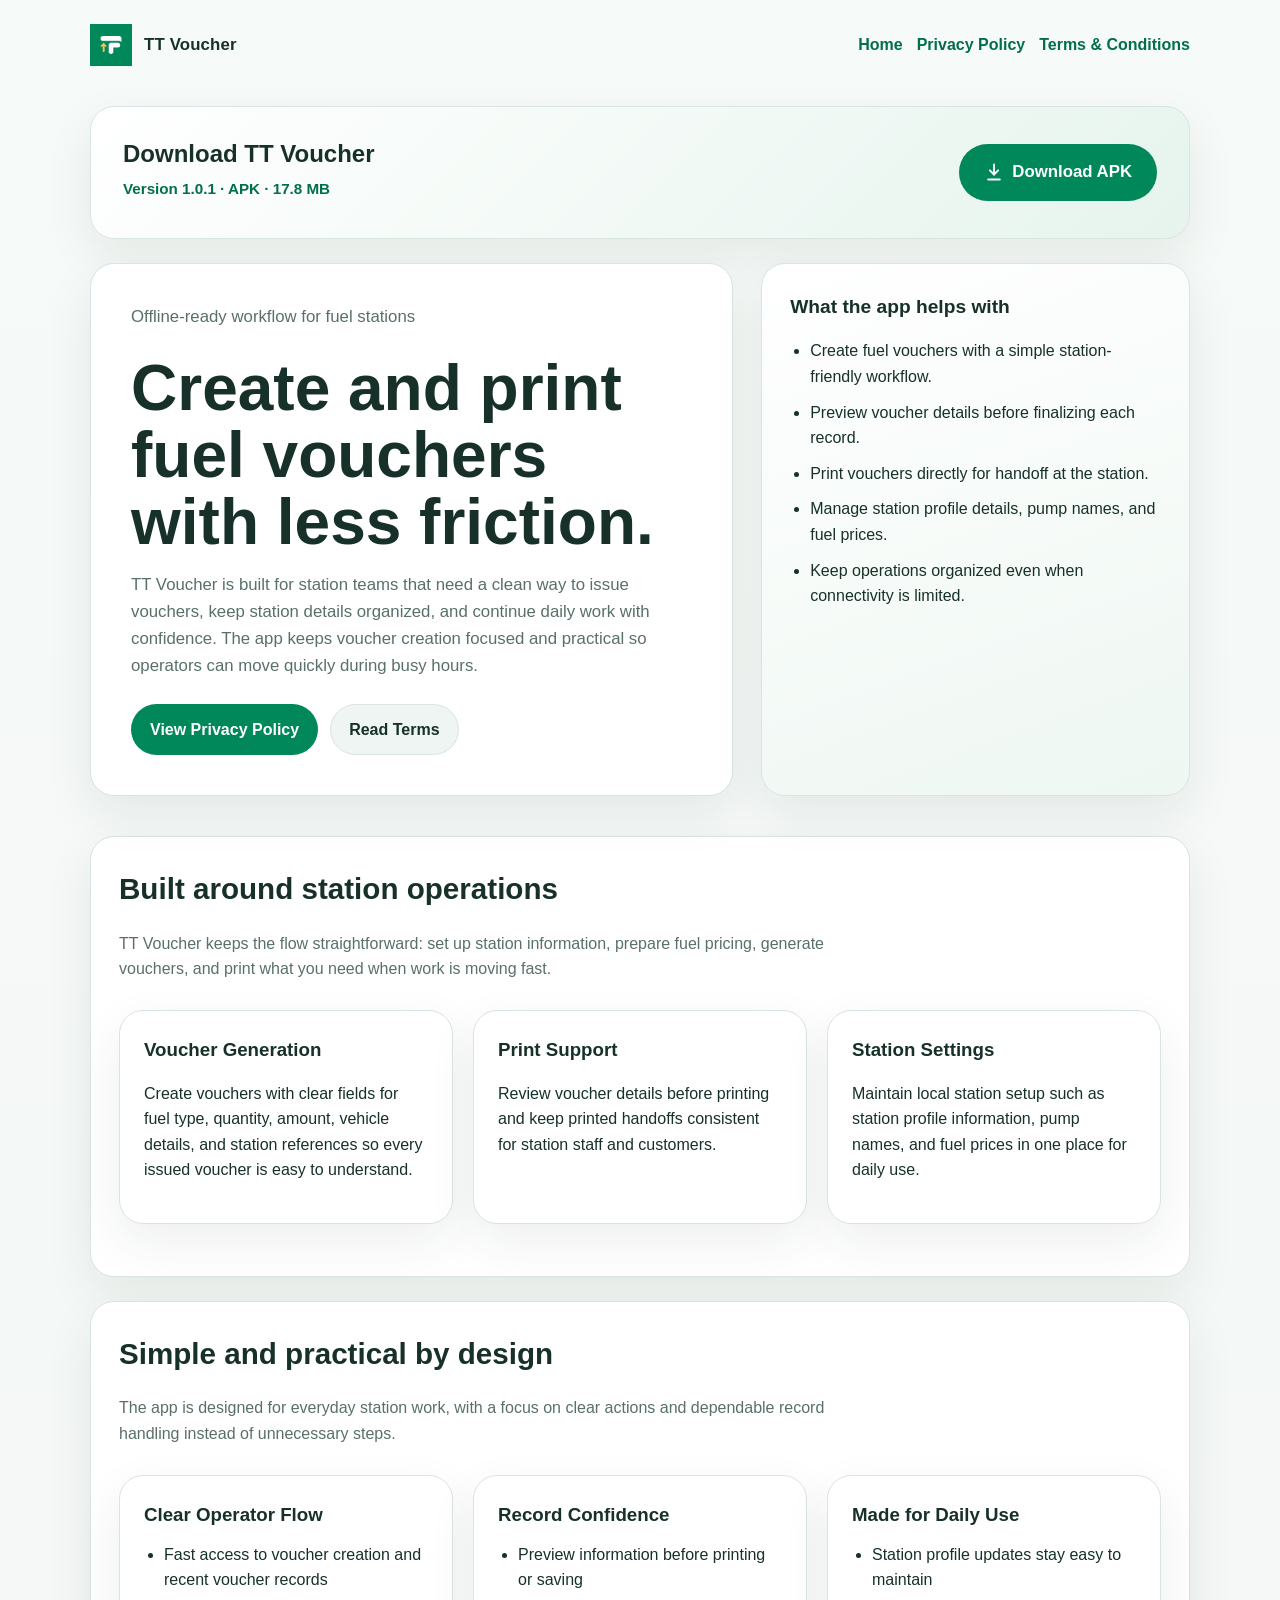
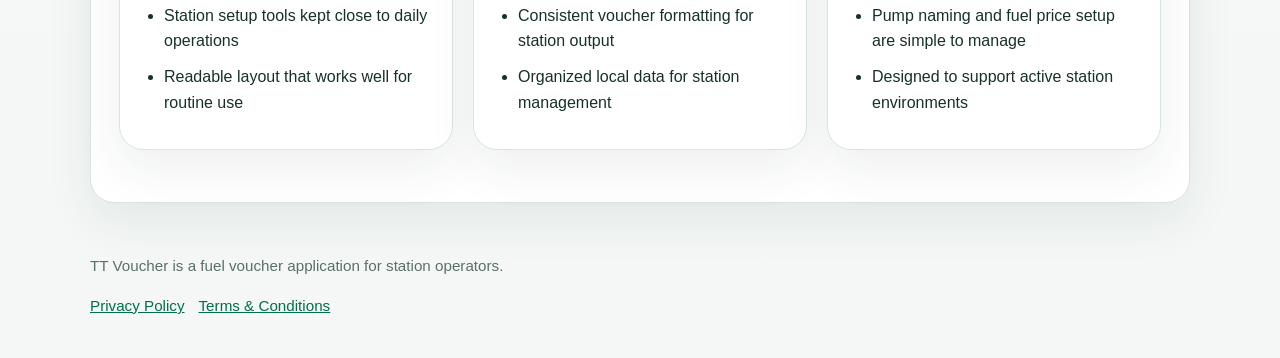
<file: index.html>
<!doctype html>
<html lang="en">
  <head>
    <meta charset="UTF-8" />
    <meta name="viewport" content="width=device-width, initial-scale=1.0" />
    <title>TT Voucher | Fuel Voucher App for Stations</title>
    <meta
      name="description"
      content="TT Voucher helps stations create fuel vouchers, manage station settings, and print vouchers quickly from one simple workflow."
    />
    <link rel="stylesheet" href="./assets/styles.css" />
  </head>
  <body>
    <header class="site-header">
      <a class="brand" href="./">
        <img class="brand-logo" src="./TTVoucher.png" alt="TT Voucher logo" />
        <span class="brand-text">TT Voucher</span>
      </a>
      <nav class="site-nav" aria-label="Primary">
        <a href="./index.html">Home</a>
        <a href="./privacy-and-policy/index.html">Privacy Policy</a>
        <a href="./terms-and-conditions/index.html">Terms &amp; Conditions</a>
      </nav>
    </header>

    <main class="page-shell">
      <section class="download-card" id="download" aria-labelledby="download-title">
        <div class="download-info">
          <h2 id="download-title">Download TT Voucher</h2>
          <p class="download-meta">Version 1.0.1 &middot; APK &middot; <span id="apk-size">…</span></p>
        </div>
        <a
          id="apk-download"
          class="button primary download-button"
          href="./assets/apks/ttvoucher-v1-0-1.apk"
          download="ttvoucher-v1-0-1.apk"
          type="application/vnd.android.package-archive"
        >
          <svg aria-hidden="true" width="20" height="20" viewBox="0 0 24 24" fill="none" stroke="currentColor" stroke-width="2.2" stroke-linecap="round" stroke-linejoin="round"><path d="M12 3v12"/><path d="m7 10 5 5 5-5"/><path d="M5 21h14"/></svg>
          Download APK
        </a>
      </section>

      <section class="hero">
        <article class="hero-card">
          <p class="muted">Offline-ready workflow for fuel stations</p>
          <h1>Create and print fuel vouchers with less friction.</h1>
          <p>
            TT Voucher is built for station teams that need a clean way to issue
            vouchers, keep station details organized, and continue daily work
            with confidence. The app keeps voucher creation focused and
            practical so operators can move quickly during busy hours.
          </p>
          <div class="hero-actions">
            <a class="button primary" href="./privacy-and-policy/index.html"
              >View Privacy Policy</a
            >
            <a class="button secondary" href="./terms-and-conditions/index.html"
              >Read Terms</a
            >
          </div>
        </article>

        <aside class="hero-card hero-panel">
          <h2>What the app helps with</h2>
          <ul>
            <li>
              Create fuel vouchers with a simple station-friendly workflow.
            </li>
            <li>Preview voucher details before finalizing each record.</li>
            <li>Print vouchers directly for handoff at the station.</li>
            <li>
              Manage station profile details, pump names, and fuel prices.
            </li>
            <li>
              Keep operations organized even when connectivity is limited.
            </li>
          </ul>
        </aside>
      </section>

      <section class="section-card">
        <h2 class="section-heading">Built around station operations</h2>
        <p class="section-intro">
          TT Voucher keeps the flow straightforward: set up station information,
          prepare fuel pricing, generate vouchers, and print what you need when
          work is moving fast.
        </p>
        <div class="feature-grid">
          <article class="feature-card">
            <h3>Voucher Generation</h3>
            <p>
              Create vouchers with clear fields for fuel type, quantity, amount,
              vehicle details, and station references so every issued voucher is
              easy to understand.
            </p>
          </article>
          <article class="feature-card">
            <h3>Print Support</h3>
            <p>
              Review voucher details before printing and keep printed handoffs
              consistent for station staff and customers.
            </p>
          </article>
          <article class="feature-card">
            <h3>Station Settings</h3>
            <p>
              Maintain local station setup such as station profile information,
              pump names, and fuel prices in one place for daily use.
            </p>
          </article>
        </div>
      </section>

      <section class="section-card">
        <h2 class="section-heading">Simple and practical by design</h2>
        <p class="section-intro">
          The app is designed for everyday station work, with a focus on clear
          actions and dependable record handling instead of unnecessary steps.
        </p>
        <div class="feature-grid">
          <article class="feature-card">
            <h3>Clear Operator Flow</h3>
            <ul>
              <li>
                Fast access to voucher creation and recent voucher records
              </li>
              <li>Station setup tools kept close to daily operations</li>
              <li>Readable layout that works well for routine use</li>
            </ul>
          </article>
          <article class="feature-card">
            <h3>Record Confidence</h3>
            <ul>
              <li>Preview information before printing or saving</li>
              <li>Consistent voucher formatting for station output</li>
              <li>Organized local data for station management</li>
            </ul>
          </article>
          <article class="feature-card">
            <h3>Made for Daily Use</h3>
            <ul>
              <li>Station profile updates stay easy to maintain</li>
              <li>Pump naming and fuel price setup are simple to manage</li>
              <li>Designed to support active station environments</li>
            </ul>
          </article>
        </div>
      </section>
    </main>

    <footer class="site-footer">
      <p>TT Voucher is a fuel voucher application for station operators.</p>
      <nav aria-label="Footer">
        <a href="./privacy-and-policy/index.html">Privacy Policy</a>
        <a href="./terms-and-conditions/index.html">Terms &amp; Conditions</a>
      </nav>
    </footer>
    <script>
      (function () {
        var link = document.getElementById("apk-download");
        var sizeEl = document.getElementById("apk-size");
        if (!link || !sizeEl || !window.fetch) return;
        fetch(link.href, { method: "HEAD" })
          .then(function (res) {
            var bytes = Number(res.headers.get("Content-Length"));
            if (res.ok && bytes > 0) {
              sizeEl.textContent = (bytes / 1024 / 1024).toFixed(1) + " MB";
            }
          })
          .catch(function () {});
      })();
    </script>
  </body>
</html>
</file>
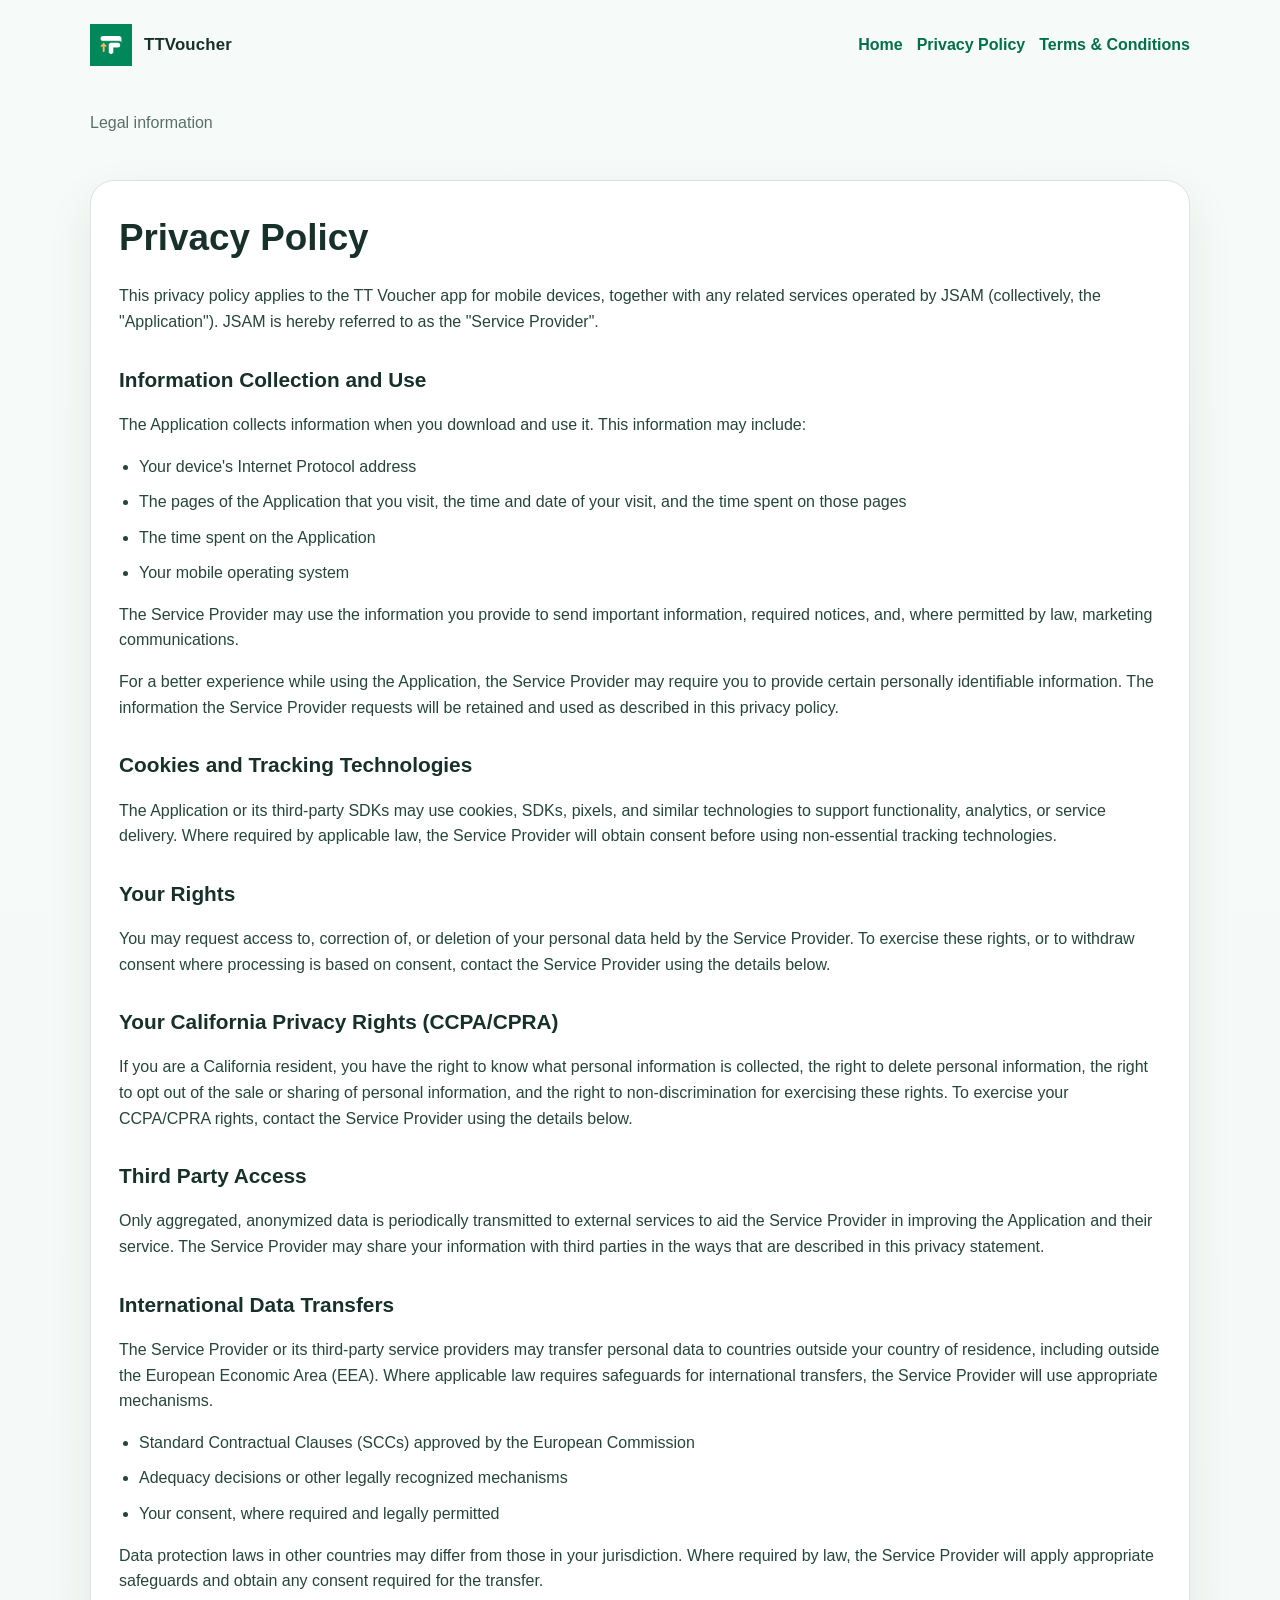
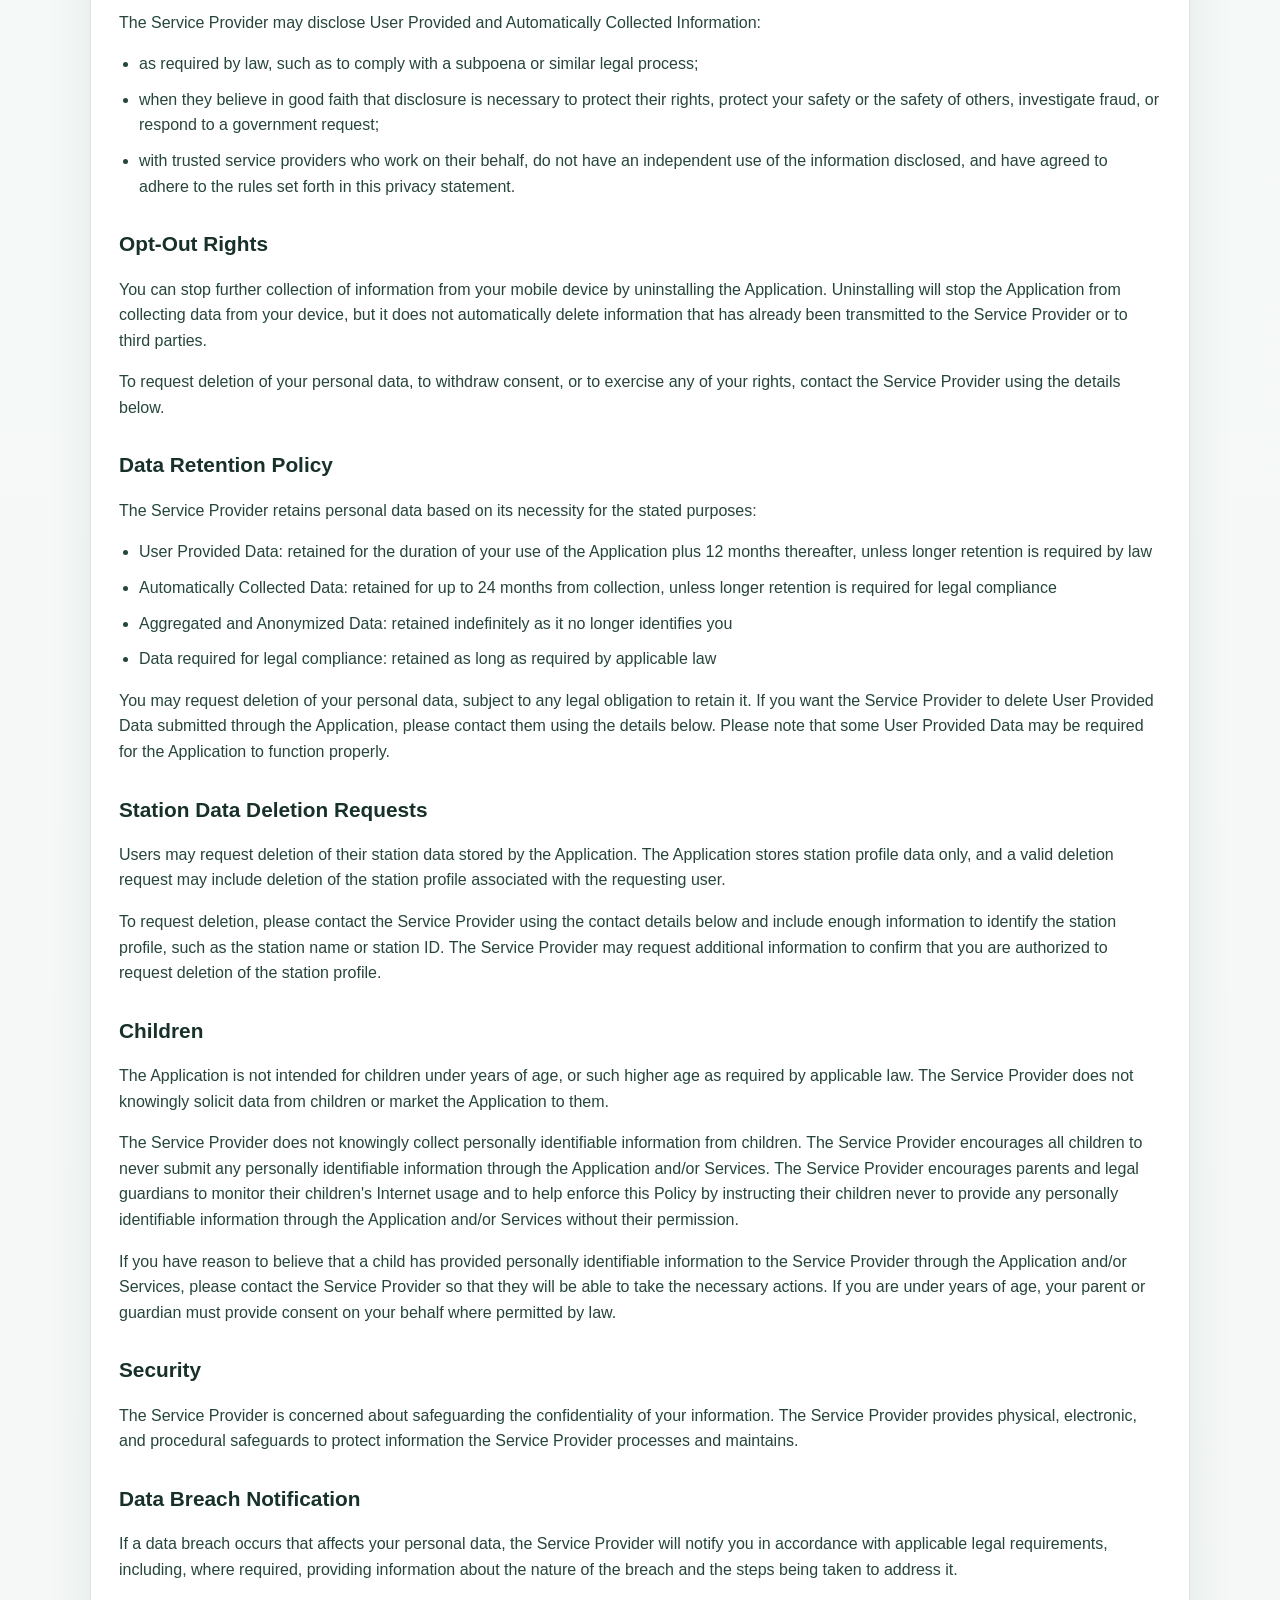
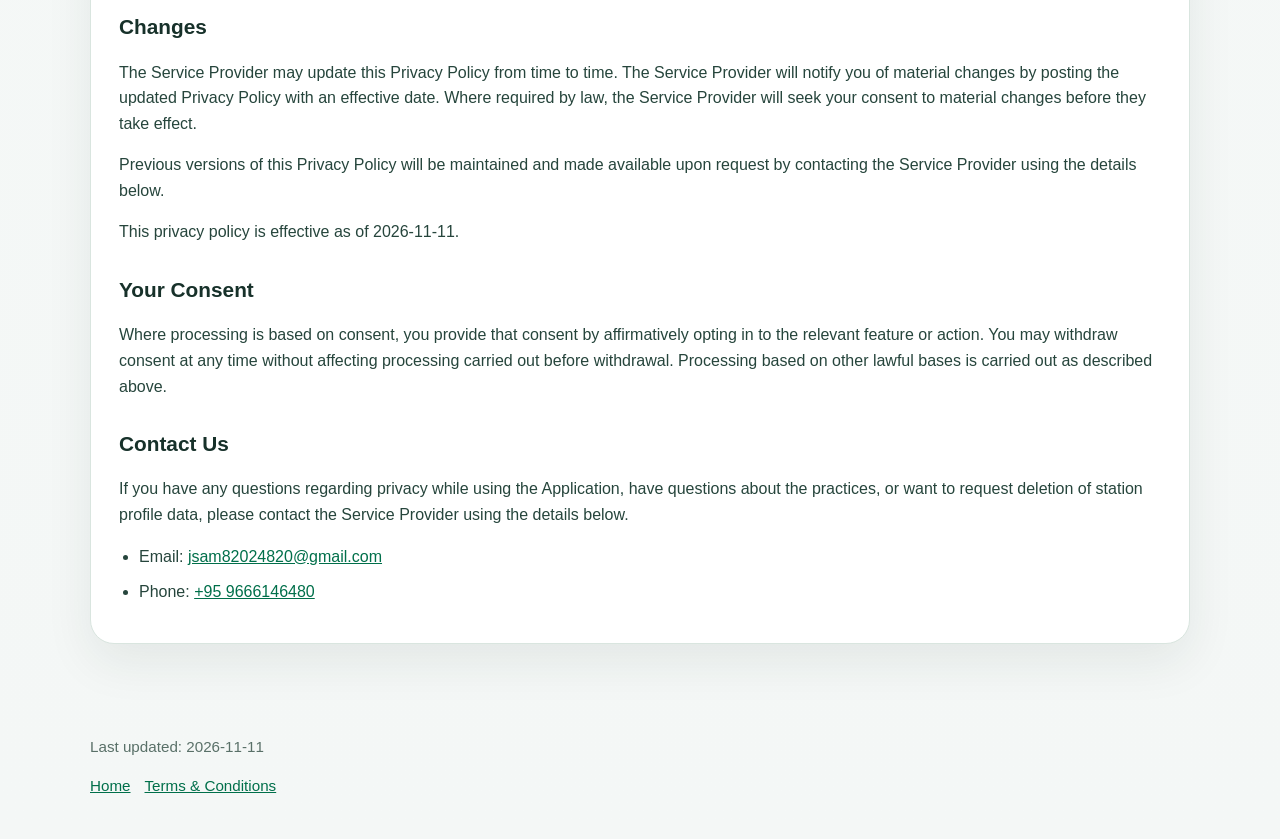
<file: privacy-and-policy/index.html>
<!doctype html>
<html lang="en">
  <head>
    <meta charset="UTF-8" />
    <meta name="viewport" content="width=device-width, initial-scale=1.0" />
    <title>TTVoucher Privacy Policy</title>
    <meta
      name="description"
      content="Privacy Policy for the TTVoucher application and related services operated by JSAM."
    />
    <link rel="stylesheet" href="../assets/styles.css" />
  </head>
  <body>
    <header class="site-header">
      <a class="brand" href="../">
        <img class="brand-logo" src="../TTVoucher.png" alt="TTVoucher logo" />
        <span class="brand-text">TTVoucher</span>
      </a>
      <nav class="site-nav" aria-label="Primary">
        <a href="../index.html">Home</a>
        <a href="./index.html">Privacy Policy</a>
        <a href="../terms-and-conditions/index.html">Terms &amp; Conditions</a>
      </nav>
    </header>

    <main class="page-shell legal-layout">
      <section class="page-banner">
        <p class="muted">Legal information</p>
      </section>

      <article class="legal-card">
        <h1>Privacy Policy</h1>
        <p>
          This privacy policy applies to the TT Voucher app for mobile devices,
          together with any related services operated by JSAM (collectively, the
          "Application"). JSAM is hereby referred to as the "Service Provider".
        </p>

        <h2>Information Collection and Use</h2>
        <p>
          The Application collects information when you download and use it.
          This information may include:
        </p>
        <ul>
          <li>Your device's Internet Protocol address</li>
          <li>
            The pages of the Application that you visit, the time and date of
            your visit, and the time spent on those pages
          </li>
          <li>The time spent on the Application</li>
          <li>Your mobile operating system</li>
        </ul>
        <p>
          The Service Provider may use the information you provide to send
          important information, required notices, and, where permitted by law,
          marketing communications.
        </p>
        <p>
          For a better experience while using the Application, the Service
          Provider may require you to provide certain personally identifiable
          information. The information the Service Provider requests will be
          retained and used as described in this privacy policy.
        </p>

        <h2>Cookies and Tracking Technologies</h2>
        <p>
          The Application or its third-party SDKs may use cookies, SDKs, pixels,
          and similar technologies to support functionality, analytics, or
          service delivery. Where required by applicable law, the Service
          Provider will obtain consent before using non-essential tracking
          technologies.
        </p>

        <h2>Your Rights</h2>
        <p>
          You may request access to, correction of, or deletion of your personal
          data held by the Service Provider. To exercise these rights, or to
          withdraw consent where processing is based on consent, contact the
          Service Provider using the details below.
        </p>

        <h2>Your California Privacy Rights (CCPA/CPRA)</h2>
        <p>
          If you are a California resident, you have the right to know what
          personal information is collected, the right to delete personal
          information, the right to opt out of the sale or sharing of personal
          information, and the right to non-discrimination for exercising these
          rights. To exercise your CCPA/CPRA rights, contact the Service
          Provider using the details below.
        </p>

        <h2>Third Party Access</h2>
        <p>
          Only aggregated, anonymized data is periodically transmitted to
          external services to aid the Service Provider in improving the
          Application and their service. The Service Provider may share your
          information with third parties in the ways that are described in this
          privacy statement.
        </p>

        <h2>International Data Transfers</h2>
        <p>
          The Service Provider or its third-party service providers may transfer
          personal data to countries outside your country of residence,
          including outside the European Economic Area (EEA). Where applicable
          law requires safeguards for international transfers, the Service
          Provider will use appropriate mechanisms.
        </p>
        <ul>
          <li>
            Standard Contractual Clauses (SCCs) approved by the European
            Commission
          </li>
          <li>Adequacy decisions or other legally recognized mechanisms</li>
          <li>Your consent, where required and legally permitted</li>
        </ul>
        <p>
          Data protection laws in other countries may differ from those in your
          jurisdiction. Where required by law, the Service Provider will apply
          appropriate safeguards and obtain any consent required for the
          transfer.
        </p>
        <p>
          The Service Provider may disclose User Provided and Automatically
          Collected Information:
        </p>
        <ul>
          <li>
            as required by law, such as to comply with a subpoena or similar
            legal process;
          </li>
          <li>
            when they believe in good faith that disclosure is necessary to
            protect their rights, protect your safety or the safety of others,
            investigate fraud, or respond to a government request;
          </li>
          <li>
            with trusted service providers who work on their behalf, do not have
            an independent use of the information disclosed, and have agreed to
            adhere to the rules set forth in this privacy statement.
          </li>
        </ul>

        <h2>Opt-Out Rights</h2>
        <p>
          You can stop further collection of information from your mobile device
          by uninstalling the Application. Uninstalling will stop the
          Application from collecting data from your device, but it does not
          automatically delete information that has already been transmitted to
          the Service Provider or to third parties.
        </p>
        <p>
          To request deletion of your personal data, to withdraw consent, or to
          exercise any of your rights, contact the Service Provider using the
          details below.
        </p>

        <h2>Data Retention Policy</h2>
        <p>
          The Service Provider retains personal data based on its necessity for
          the stated purposes:
        </p>
        <ul>
          <li>
            User Provided Data: retained for the duration of your use of the
            Application plus 12 months thereafter, unless longer retention is
            required by law
          </li>
          <li>
            Automatically Collected Data: retained for up to 24 months from
            collection, unless longer retention is required for legal compliance
          </li>
          <li>
            Aggregated and Anonymized Data: retained indefinitely as it no
            longer identifies you
          </li>
          <li>
            Data required for legal compliance: retained as long as required by
            applicable law
          </li>
        </ul>
        <p>
          You may request deletion of your personal data, subject to any legal
          obligation to retain it. If you want the Service Provider to delete
          User Provided Data submitted through the Application, please contact
          them using the details below. Please note that some User Provided Data
          may be required for the Application to function properly.
        </p>

        <h2>Station Data Deletion Requests</h2>
        <p>
          Users may request deletion of their station data stored by the
          Application. The Application stores station profile data only, and a
          valid deletion request may include deletion of the station profile
          associated with the requesting user.
        </p>
        <p>
          To request deletion, please contact the Service Provider using the
          contact details below and include enough information to identify the
          station profile, such as the station name or station ID. The Service
          Provider may request additional information to confirm that you are
          authorized to request deletion of the station profile.
        </p>

        <h2>Children</h2>
        <p>
          The Application is not intended for children under years of age, or
          such higher age as required by applicable law. The Service Provider
          does not knowingly solicit data from children or market the
          Application to them.
        </p>
        <p>
          The Service Provider does not knowingly collect personally
          identifiable information from children. The Service Provider
          encourages all children to never submit any personally identifiable
          information through the Application and/or Services. The Service
          Provider encourages parents and legal guardians to monitor their
          children's Internet usage and to help enforce this Policy by
          instructing their children never to provide any personally
          identifiable information through the Application and/or Services
          without their permission.
        </p>
        <p>
          If you have reason to believe that a child has provided personally
          identifiable information to the Service Provider through the
          Application and/or Services, please contact the Service Provider so
          that they will be able to take the necessary actions. If you are under
          years of age, your parent or guardian must provide consent on your
          behalf where permitted by law.
        </p>

        <h2>Security</h2>
        <p>
          The Service Provider is concerned about safeguarding the
          confidentiality of your information. The Service Provider provides
          physical, electronic, and procedural safeguards to protect information
          the Service Provider processes and maintains.
        </p>

        <h2>Data Breach Notification</h2>
        <p>
          If a data breach occurs that affects your personal data, the Service
          Provider will notify you in accordance with applicable legal
          requirements, including, where required, providing information about
          the nature of the breach and the steps being taken to address it.
        </p>

        <h2>Changes</h2>
        <p>
          The Service Provider may update this Privacy Policy from time to time.
          The Service Provider will notify you of material changes by posting
          the updated Privacy Policy with an effective date. Where required by
          law, the Service Provider will seek your consent to material changes
          before they take effect.
        </p>
        <p>
          Previous versions of this Privacy Policy will be maintained and made
          available upon request by contacting the Service Provider using the
          details below.
        </p>
        <p>This privacy policy is effective as of 2026-11-11.</p>

        <h2>Your Consent</h2>
        <p>
          Where processing is based on consent, you provide that consent by
          affirmatively opting in to the relevant feature or action. You may
          withdraw consent at any time without affecting processing carried out
          before withdrawal. Processing based on other lawful bases is carried
          out as described above.
        </p>

        <h2>Contact Us</h2>
        <p>
          If you have any questions regarding privacy while using the
          Application, have questions about the practices, or want to request
          deletion of station profile data, please contact the Service Provider
          using the details below.
        </p>
        <ul>
          <li>
            Email:
            <a href="mailto:jsam82024820@gmail.com">jsam82024820@gmail.com</a>
          </li>
          <li>Phone: <a href="tel:+959666146480">+95 9666146480</a></li>
        </ul>
      </article>
    </main>

    <footer class="site-footer">
      <p>Last updated: 2026-11-11</p>
      <nav aria-label="Footer">
        <a href="../index.html">Home</a>
        <a href="../terms-and-conditions/index.html">Terms &amp; Conditions</a>
      </nav>
    </footer>
  </body>
</html>
</file>
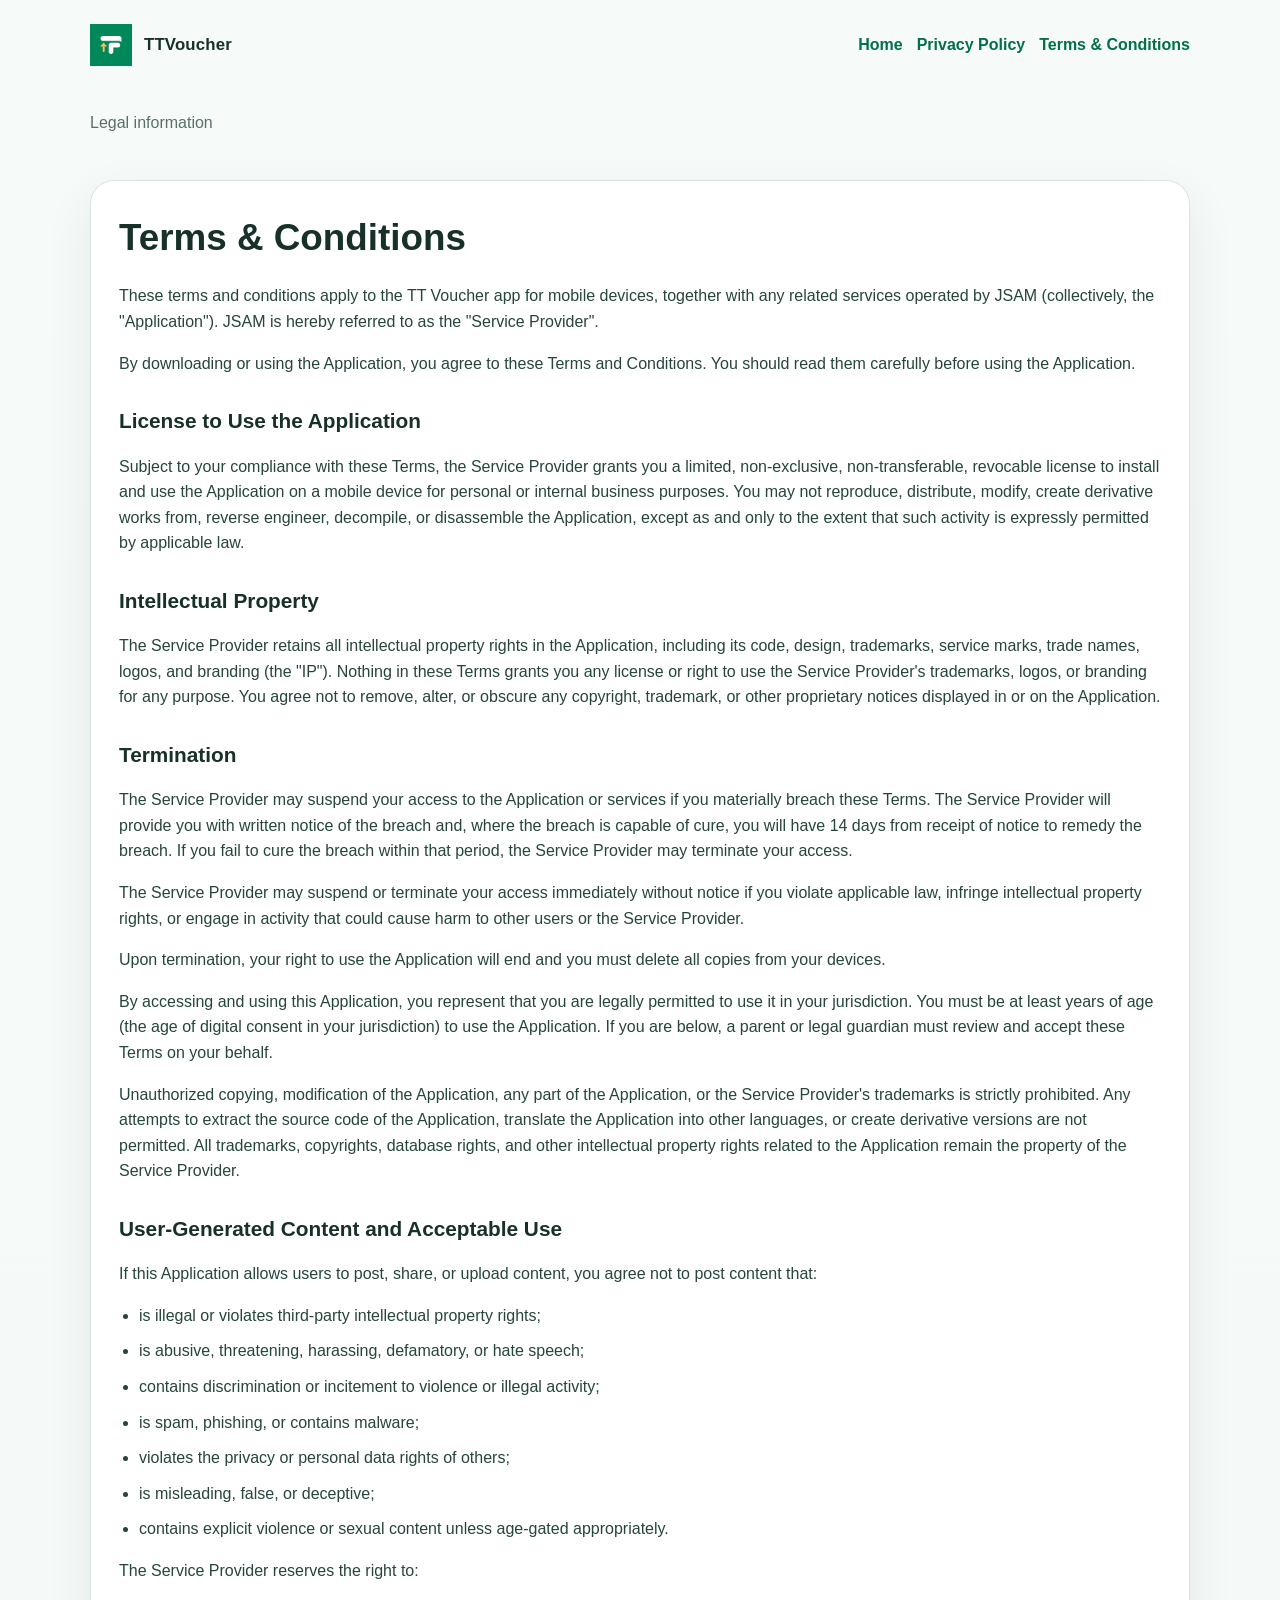
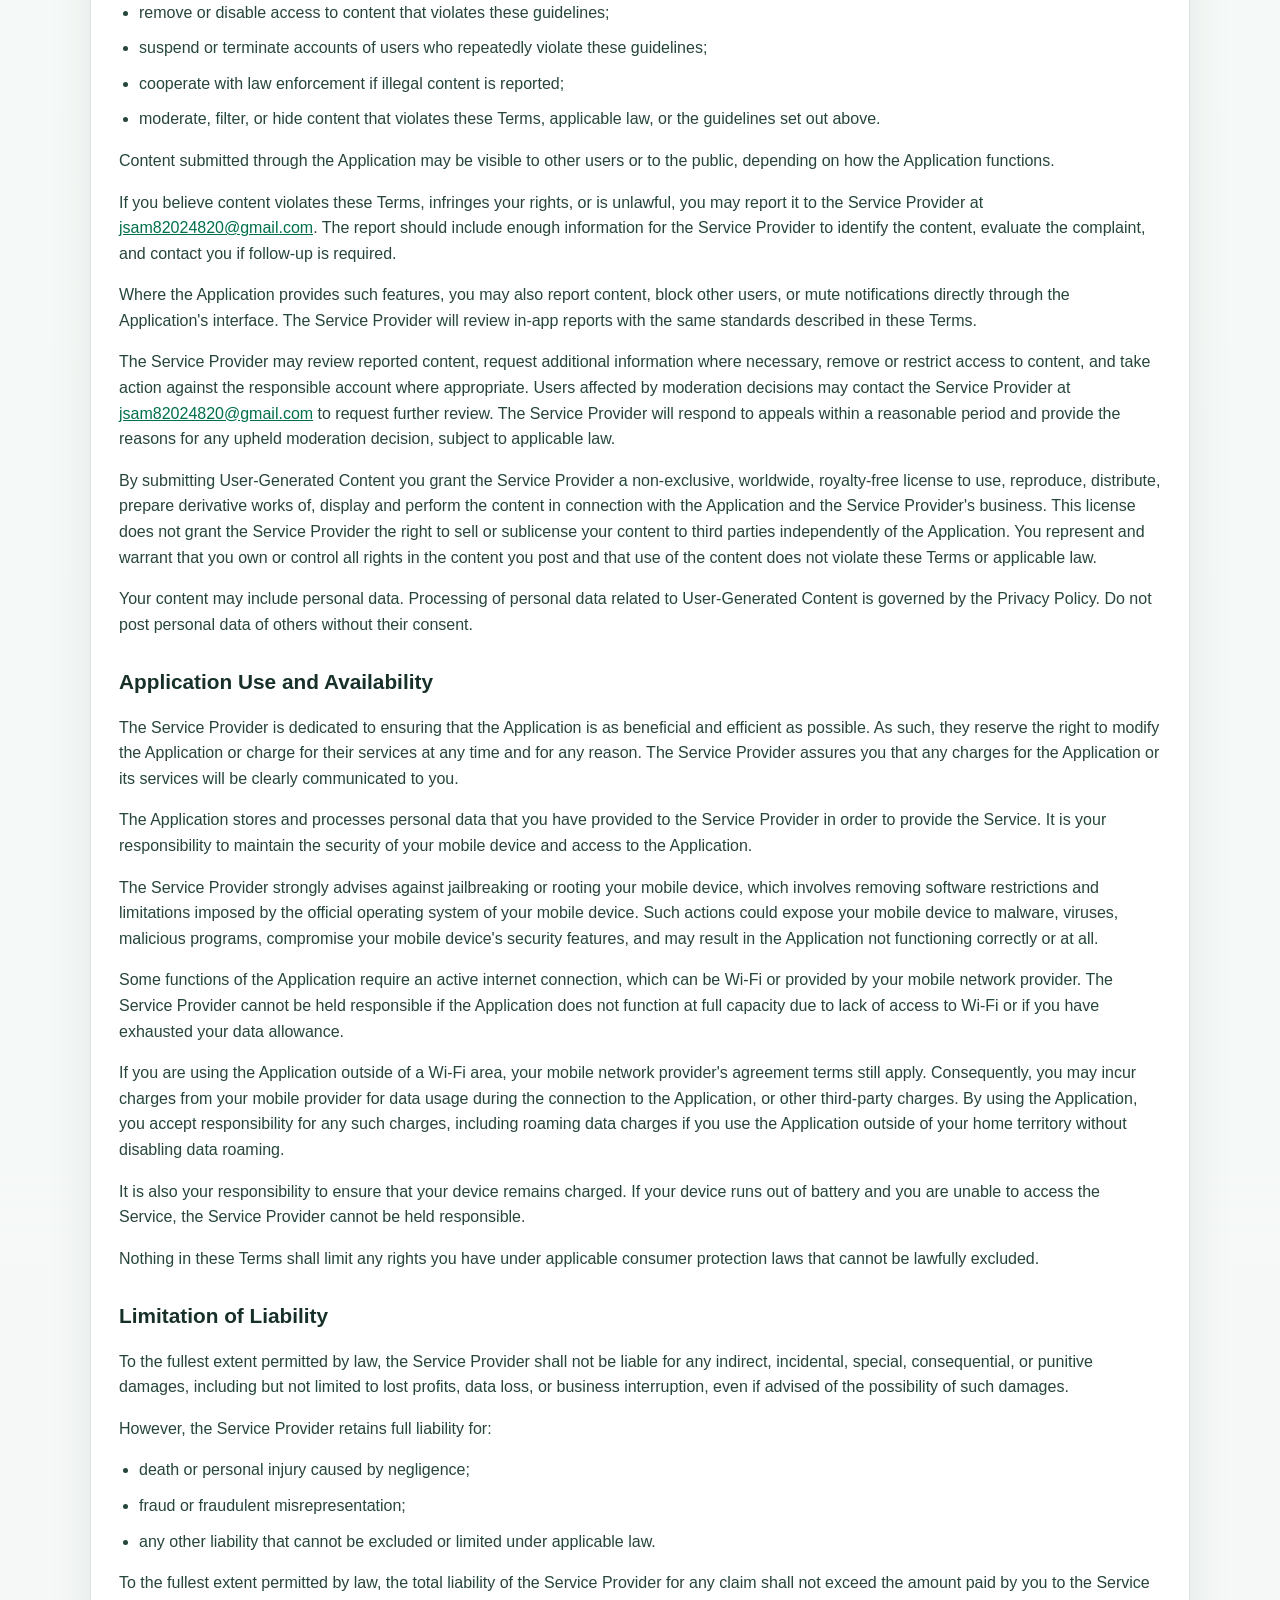
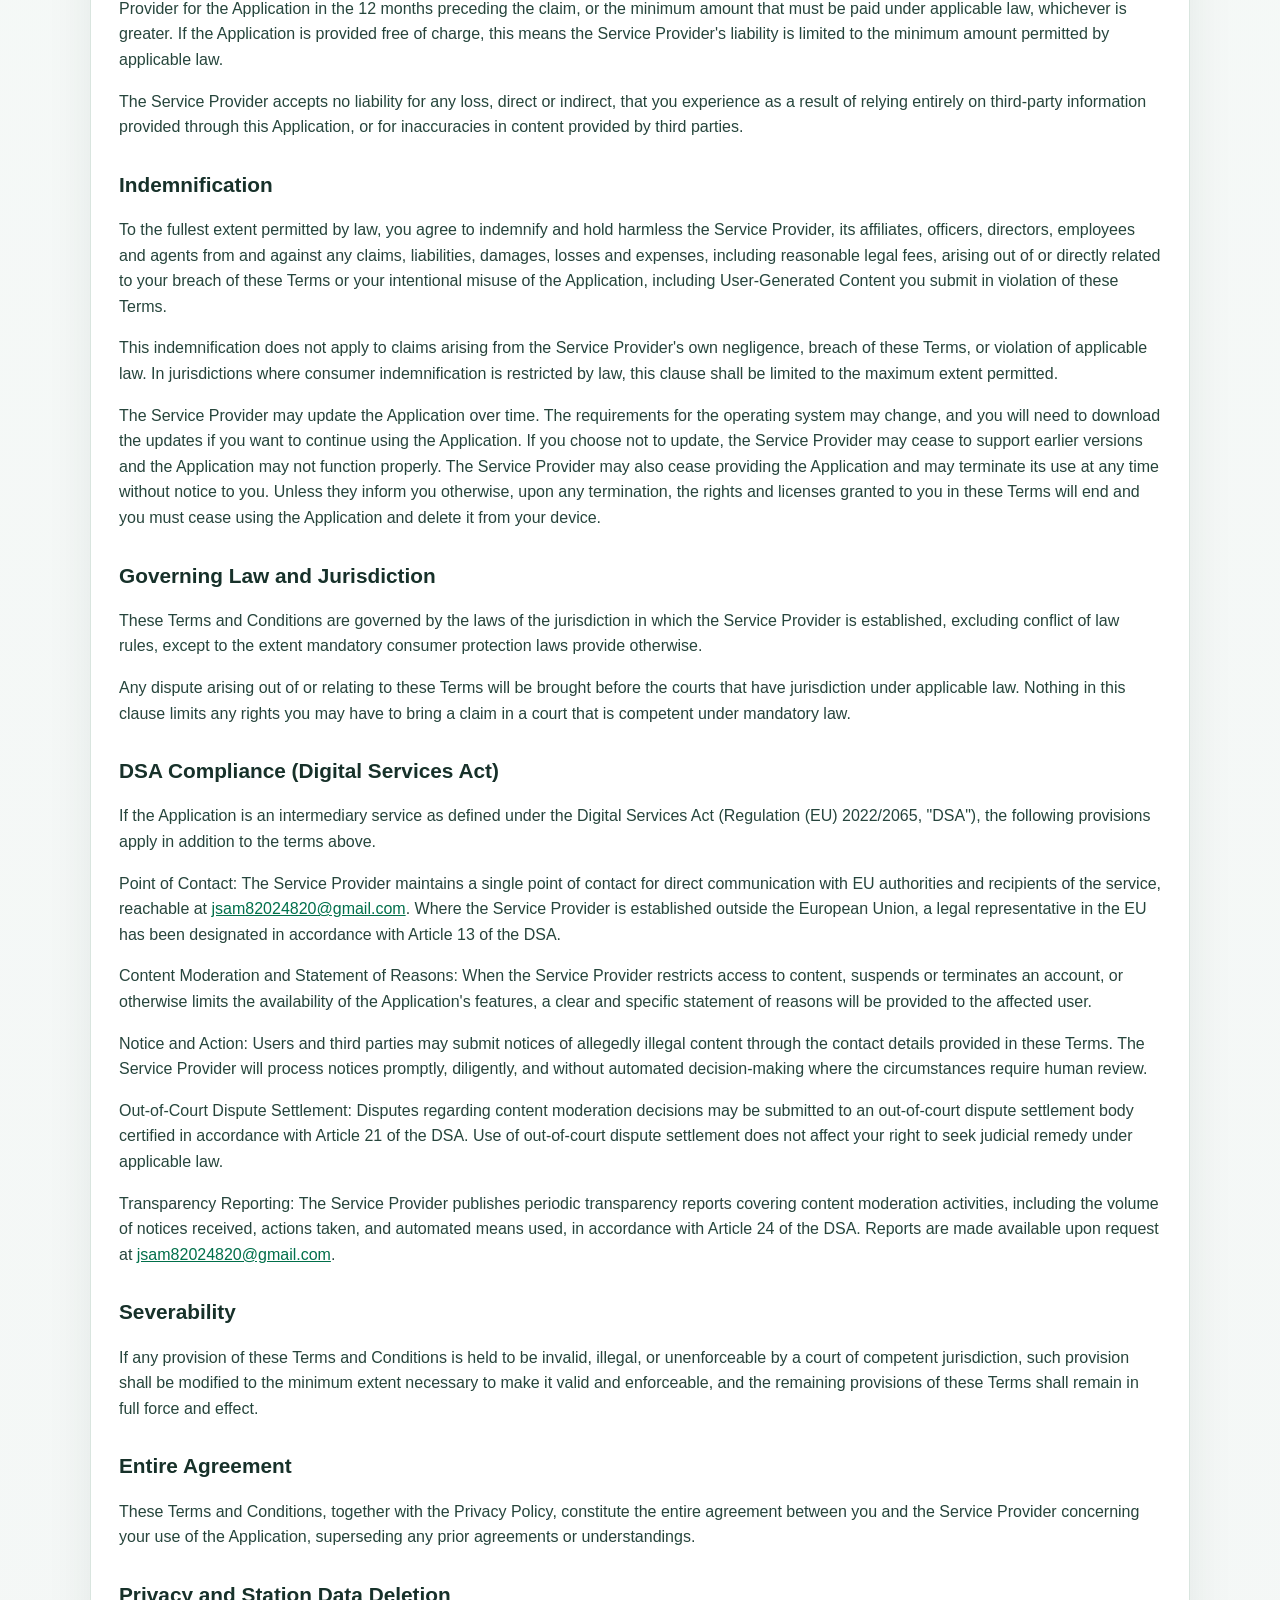
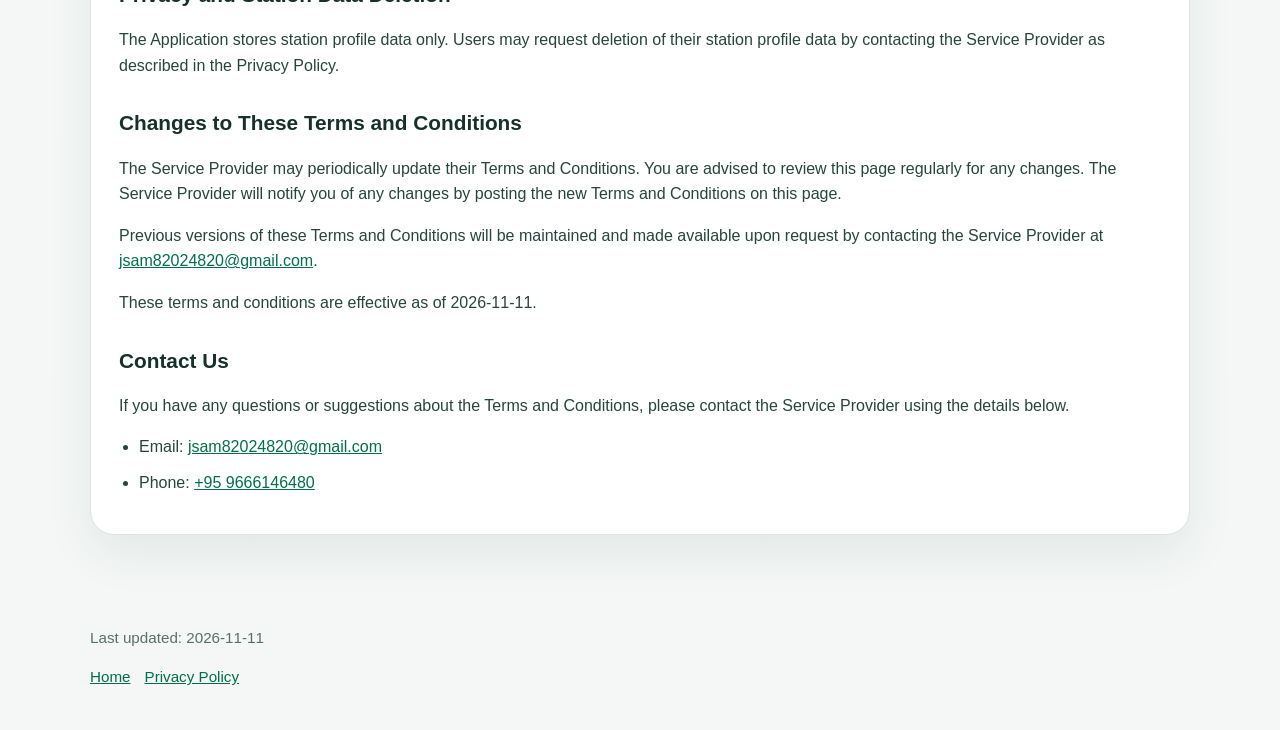
<file: terms-and-conditions/index.html>
<!doctype html>
<html lang="en">
  <head>
    <meta charset="UTF-8" />
    <meta name="viewport" content="width=device-width, initial-scale=1.0" />
    <title>TTVoucher Terms &amp; Conditions</title>
    <meta
      name="description"
      content="Terms and Conditions for the TTVoucher application and related services operated by JSAM."
    />
    <link rel="stylesheet" href="../assets/styles.css" />
  </head>
  <body>
    <header class="site-header">
      <a class="brand" href="../">
        <img class="brand-logo" src="../TTVoucher.png" alt="TTVoucher logo" />
        <span class="brand-text">TTVoucher</span>
      </a>
      <nav class="site-nav" aria-label="Primary">
        <a href="../index.html">Home</a>
        <a href="../privacy-and-policy/index.html">Privacy Policy</a>
        <a href="./index.html">Terms &amp; Conditions</a>
      </nav>
    </header>

    <main class="page-shell legal-layout">
      <section class="page-banner">
        <p class="muted">Legal information</p>
      </section>

      <article class="legal-card">
        <h1>Terms &amp; Conditions</h1>
        <p>
          These terms and conditions apply to the TT Voucher app for mobile
          devices, together with any related services operated by JSAM
          (collectively, the "Application"). JSAM is hereby referred to as the
          "Service Provider".
        </p>
        <p>
          By downloading or using the Application, you agree to these Terms and
          Conditions. You should read them carefully before using the
          Application.
        </p>

        <h2>License to Use the Application</h2>
        <p>
          Subject to your compliance with these Terms, the Service Provider
          grants you a limited, non-exclusive, non-transferable, revocable
          license to install and use the Application on a mobile device for
          personal or internal business purposes. You may not reproduce,
          distribute, modify, create derivative works from, reverse engineer,
          decompile, or disassemble the Application, except as and only to the
          extent that such activity is expressly permitted by applicable law.
        </p>

        <h2>Intellectual Property</h2>
        <p>
          The Service Provider retains all intellectual property rights in the
          Application, including its code, design, trademarks, service marks,
          trade names, logos, and branding (the "IP"). Nothing in these Terms
          grants you any license or right to use the Service Provider's
          trademarks, logos, or branding for any purpose. You agree not to
          remove, alter, or obscure any copyright, trademark, or other
          proprietary notices displayed in or on the Application.
        </p>

        <h2>Termination</h2>
        <p>
          The Service Provider may suspend your access to the Application or
          services if you materially breach these Terms. The Service Provider
          will provide you with written notice of the breach and, where the
          breach is capable of cure, you will have 14 days from receipt of
          notice to remedy the breach. If you fail to cure the breach within
          that period, the Service Provider may terminate your access.
        </p>
        <p>
          The Service Provider may suspend or terminate your access immediately
          without notice if you violate applicable law, infringe intellectual
          property rights, or engage in activity that could cause harm to other
          users or the Service Provider.
        </p>
        <p>
          Upon termination, your right to use the Application will end and you
          must delete all copies from your devices.
        </p>
        <p>
          By accessing and using this Application, you represent that you are
          legally permitted to use it in your jurisdiction. You must be at least
          years of age (the age of digital consent in your jurisdiction) to use
          the Application. If you are below, a parent or legal guardian must
          review and accept these Terms on your behalf.
        </p>
        <p>
          Unauthorized copying, modification of the Application, any part of the
          Application, or the Service Provider's trademarks is strictly
          prohibited. Any attempts to extract the source code of the
          Application, translate the Application into other languages, or create
          derivative versions are not permitted. All trademarks, copyrights,
          database rights, and other intellectual property rights related to the
          Application remain the property of the Service Provider.
        </p>

        <h2>User-Generated Content and Acceptable Use</h2>
        <p>
          If this Application allows users to post, share, or upload content,
          you agree not to post content that:
        </p>
        <ul>
          <li>
            is illegal or violates third-party intellectual property rights;
          </li>
          <li>
            is abusive, threatening, harassing, defamatory, or hate speech;
          </li>
          <li>
            contains discrimination or incitement to violence or illegal
            activity;
          </li>
          <li>is spam, phishing, or contains malware;</li>
          <li>violates the privacy or personal data rights of others;</li>
          <li>is misleading, false, or deceptive;</li>
          <li>
            contains explicit violence or sexual content unless age-gated
            appropriately.
          </li>
        </ul>
        <p>The Service Provider reserves the right to:</p>
        <ul>
          <li>
            remove or disable access to content that violates these guidelines;
          </li>
          <li>
            suspend or terminate accounts of users who repeatedly violate these
            guidelines;
          </li>
          <li>
            cooperate with law enforcement if illegal content is reported;
          </li>
          <li>
            moderate, filter, or hide content that violates these Terms,
            applicable law, or the guidelines set out above.
          </li>
        </ul>
        <p>
          Content submitted through the Application may be visible to other
          users or to the public, depending on how the Application functions.
        </p>
        <p>
          If you believe content violates these Terms, infringes your rights, or
          is unlawful, you may report it to the Service Provider at
          <a href="mailto:jsam82024820@gmail.com">jsam82024820@gmail.com</a>.
          The report should include enough information for the Service Provider
          to identify the content, evaluate the complaint, and contact you if
          follow-up is required.
        </p>
        <p>
          Where the Application provides such features, you may also report
          content, block other users, or mute notifications directly through the
          Application's interface. The Service Provider will review in-app
          reports with the same standards described in these Terms.
        </p>
        <p>
          The Service Provider may review reported content, request additional
          information where necessary, remove or restrict access to content, and
          take action against the responsible account where appropriate. Users
          affected by moderation decisions may contact the Service Provider at
          <a href="mailto:jsam82024820@gmail.com">jsam82024820@gmail.com</a>
          to request further review. The Service Provider will respond to
          appeals within a reasonable period and provide the reasons for any
          upheld moderation decision, subject to applicable law.
        </p>
        <p>
          By submitting User-Generated Content you grant the Service Provider a
          non-exclusive, worldwide, royalty-free license to use, reproduce,
          distribute, prepare derivative works of, display and perform the
          content in connection with the Application and the Service Provider's
          business. This license does not grant the Service Provider the right
          to sell or sublicense your content to third parties independently of
          the Application. You represent and warrant that you own or control all
          rights in the content you post and that use of the content does not
          violate these Terms or applicable law.
        </p>
        <p>
          Your content may include personal data. Processing of personal data
          related to User-Generated Content is governed by the Privacy Policy.
          Do not post personal data of others without their consent.
        </p>

        <h2>Application Use and Availability</h2>
        <p>
          The Service Provider is dedicated to ensuring that the Application is
          as beneficial and efficient as possible. As such, they reserve the
          right to modify the Application or charge for their services at any
          time and for any reason. The Service Provider assures you that any
          charges for the Application or its services will be clearly
          communicated to you.
        </p>
        <p>
          The Application stores and processes personal data that you have
          provided to the Service Provider in order to provide the Service. It
          is your responsibility to maintain the security of your mobile device
          and access to the Application.
        </p>
        <p>
          The Service Provider strongly advises against jailbreaking or rooting
          your mobile device, which involves removing software restrictions and
          limitations imposed by the official operating system of your mobile
          device. Such actions could expose your mobile device to malware,
          viruses, malicious programs, compromise your mobile device's security
          features, and may result in the Application not functioning correctly
          or at all.
        </p>
        <p>
          Some functions of the Application require an active internet
          connection, which can be Wi-Fi or provided by your mobile network
          provider. The Service Provider cannot be held responsible if the
          Application does not function at full capacity due to lack of access
          to Wi-Fi or if you have exhausted your data allowance.
        </p>
        <p>
          If you are using the Application outside of a Wi-Fi area, your mobile
          network provider's agreement terms still apply. Consequently, you may
          incur charges from your mobile provider for data usage during the
          connection to the Application, or other third-party charges. By using
          the Application, you accept responsibility for any such charges,
          including roaming data charges if you use the Application outside of
          your home territory without disabling data roaming.
        </p>
        <p>
          It is also your responsibility to ensure that your device remains
          charged. If your device runs out of battery and you are unable to
          access the Service, the Service Provider cannot be held responsible.
        </p>
        <p>
          Nothing in these Terms shall limit any rights you have under
          applicable consumer protection laws that cannot be lawfully excluded.
        </p>

        <h2>Limitation of Liability</h2>
        <p>
          To the fullest extent permitted by law, the Service Provider shall not
          be liable for any indirect, incidental, special, consequential, or
          punitive damages, including but not limited to lost profits, data
          loss, or business interruption, even if advised of the possibility of
          such damages.
        </p>
        <p>However, the Service Provider retains full liability for:</p>
        <ul>
          <li>death or personal injury caused by negligence;</li>
          <li>fraud or fraudulent misrepresentation;</li>
          <li>
            any other liability that cannot be excluded or limited under
            applicable law.
          </li>
        </ul>
        <p>
          To the fullest extent permitted by law, the total liability of the
          Service Provider for any claim shall not exceed the amount paid by you
          to the Service Provider for the Application in the 12 months preceding
          the claim, or the minimum amount that must be paid under applicable
          law, whichever is greater. If the Application is provided free of
          charge, this means the Service Provider's liability is limited to the
          minimum amount permitted by applicable law.
        </p>
        <p>
          The Service Provider accepts no liability for any loss, direct or
          indirect, that you experience as a result of relying entirely on
          third-party information provided through this Application, or for
          inaccuracies in content provided by third parties.
        </p>

        <h2>Indemnification</h2>
        <p>
          To the fullest extent permitted by law, you agree to indemnify and
          hold harmless the Service Provider, its affiliates, officers,
          directors, employees and agents from and against any claims,
          liabilities, damages, losses and expenses, including reasonable legal
          fees, arising out of or directly related to your breach of these Terms
          or your intentional misuse of the Application, including
          User-Generated Content you submit in violation of these Terms.
        </p>
        <p>
          This indemnification does not apply to claims arising from the Service
          Provider's own negligence, breach of these Terms, or violation of
          applicable law. In jurisdictions where consumer indemnification is
          restricted by law, this clause shall be limited to the maximum extent
          permitted.
        </p>
        <p>
          The Service Provider may update the Application over time. The
          requirements for the operating system may change, and you will need to
          download the updates if you want to continue using the Application. If
          you choose not to update, the Service Provider may cease to support
          earlier versions and the Application may not function properly. The
          Service Provider may also cease providing the Application and may
          terminate its use at any time without notice to you. Unless they
          inform you otherwise, upon any termination, the rights and licenses
          granted to you in these Terms will end and you must cease using the
          Application and delete it from your device.
        </p>

        <h2>Governing Law and Jurisdiction</h2>
        <p>
          These Terms and Conditions are governed by the laws of the
          jurisdiction in which the Service Provider is established, excluding
          conflict of law rules, except to the extent mandatory consumer
          protection laws provide otherwise.
        </p>
        <p>
          Any dispute arising out of or relating to these Terms will be brought
          before the courts that have jurisdiction under applicable law. Nothing
          in this clause limits any rights you may have to bring a claim in a
          court that is competent under mandatory law.
        </p>

        <h2>DSA Compliance (Digital Services Act)</h2>
        <p>
          If the Application is an intermediary service as defined under the
          Digital Services Act (Regulation (EU) 2022/2065, "DSA"), the following
          provisions apply in addition to the terms above.
        </p>
        <p>
          Point of Contact: The Service Provider maintains a single point of
          contact for direct communication with EU authorities and recipients of
          the service, reachable at
          <a href="mailto:jsam82024820@gmail.com">jsam82024820@gmail.com</a>.
          Where the Service Provider is established outside the European Union,
          a legal representative in the EU has been designated in accordance
          with Article 13 of the DSA.
        </p>
        <p>
          Content Moderation and Statement of Reasons: When the Service Provider
          restricts access to content, suspends or terminates an account, or
          otherwise limits the availability of the Application's features, a
          clear and specific statement of reasons will be provided to the
          affected user.
        </p>
        <p>
          Notice and Action: Users and third parties may submit notices of
          allegedly illegal content through the contact details provided in
          these Terms. The Service Provider will process notices promptly,
          diligently, and without automated decision-making where the
          circumstances require human review.
        </p>
        <p>
          Out-of-Court Dispute Settlement: Disputes regarding content moderation
          decisions may be submitted to an out-of-court dispute settlement body
          certified in accordance with Article 21 of the DSA. Use of
          out-of-court dispute settlement does not affect your right to seek
          judicial remedy under applicable law.
        </p>
        <p>
          Transparency Reporting: The Service Provider publishes periodic
          transparency reports covering content moderation activities, including
          the volume of notices received, actions taken, and automated means
          used, in accordance with Article 24 of the DSA. Reports are made
          available upon request at
          <a href="mailto:jsam82024820@gmail.com">jsam82024820@gmail.com</a>.
        </p>

        <h2>Severability</h2>
        <p>
          If any provision of these Terms and Conditions is held to be invalid,
          illegal, or unenforceable by a court of competent jurisdiction, such
          provision shall be modified to the minimum extent necessary to make it
          valid and enforceable, and the remaining provisions of these Terms
          shall remain in full force and effect.
        </p>

        <h2>Entire Agreement</h2>
        <p>
          These Terms and Conditions, together with the Privacy Policy,
          constitute the entire agreement between you and the Service Provider
          concerning your use of the Application, superseding any prior
          agreements or understandings.
        </p>

        <h2>Privacy and Station Data Deletion</h2>
        <p>
          The Application stores station profile data only. Users may request
          deletion of their station profile data by contacting the Service
          Provider as described in the Privacy Policy.
        </p>

        <h2>Changes to These Terms and Conditions</h2>
        <p>
          The Service Provider may periodically update their Terms and
          Conditions. You are advised to review this page regularly for any
          changes. The Service Provider will notify you of any changes by
          posting the new Terms and Conditions on this page.
        </p>
        <p>
          Previous versions of these Terms and Conditions will be maintained and
          made available upon request by contacting the Service Provider at
          <a href="mailto:jsam82024820@gmail.com">jsam82024820@gmail.com</a>.
        </p>
        <p>These terms and conditions are effective as of 2026-11-11.</p>

        <h2>Contact Us</h2>
        <p>
          If you have any questions or suggestions about the Terms and
          Conditions, please contact the Service Provider using the details
          below.
        </p>
        <ul>
          <li>
            Email:
            <a href="mailto:jsam82024820@gmail.com">jsam82024820@gmail.com</a>
          </li>
          <li>Phone: <a href="tel:+959666146480">+95 9666146480</a></li>
        </ul>
      </article>
    </main>

    <footer class="site-footer">
      <p>Last updated: 2026-11-11</p>
      <nav aria-label="Footer">
        <a href="../index.html">Home</a>
        <a href="../privacy-and-policy/index.html">Privacy Policy</a>
      </nav>
    </footer>
  </body>
</html>
</file>
<file: assets/styles.css>
:root {
  color-scheme: light;
  --bg: #f4f7f6;
  --surface: #ffffff;
  --surface-soft: #eef5f2;
  --text: #17312a;
  --muted: #597068;
  --primary: #00875a;
  --primary-dark: #006f4a;
  --border: #d9e5df;
  --shadow: 0 18px 48px rgba(23, 49, 42, 0.08);
  --max-width: 1100px;
}

* {
  box-sizing: border-box;
}

html {
  scroll-behavior: smooth;
}

body {
  margin: 0;
  font-family: Arial, Helvetica, sans-serif;
  background: linear-gradient(180deg, #f6faf8 0%, #f4f7f6 100%);
  color: var(--text);
  line-height: 1.6;
}

a {
  color: var(--primary-dark);
}

a:hover {
  color: var(--primary);
}

.site-header,
.page-shell,
.site-footer {
  width: min(calc(100% - 32px), var(--max-width));
  margin: 0 auto;
}

.site-header {
  display: flex;
  align-items: center;
  justify-content: space-between;
  gap: 16px;
  padding: 24px 0 16px;
}

.brand {
  display: inline-flex;
  align-items: center;
  gap: 12px;
  color: var(--text);
  text-decoration: none;
  font-weight: 700;
  letter-spacing: 0.01em;
}

.brand-logo {
  width: 42px;
  height: 42px;
  object-fit: contain;
  display: block;
}

.brand-text {
  font-size: 1.05rem;
}

.site-nav {
  display: flex;
  flex-wrap: wrap;
  gap: 14px;
}

.site-nav a {
  text-decoration: none;
  font-weight: 600;
}

.hero {
  display: grid;
  grid-template-columns: 1.2fr 0.8fr;
  gap: 28px;
  align-items: stretch;
  padding: 24px 0 40px;
}

.hero-card,
.feature-card,
.section-card,
.legal-card {
  background: var(--surface);
  border: 1px solid var(--border);
  border-radius: 24px;
  box-shadow: var(--shadow);
}

.hero-card {
  padding: 40px;
}

.hero-card h1 {
  margin: 0 0 16px;
  font-size: clamp(2.4rem, 5vw, 4rem);
  line-height: 1.05;
}

.hero-card p {
  margin: 0 0 24px;
  color: var(--muted);
  font-size: 1.05rem;
}

.hero-actions {
  display: flex;
  flex-wrap: wrap;
  gap: 12px;
}

.button {
  display: inline-flex;
  align-items: center;
  justify-content: center;
  padding: 12px 18px;
  border-radius: 999px;
  border: 1px solid transparent;
  text-decoration: none;
  font-weight: 700;
}

.button.primary {
  background: var(--primary);
  color: #ffffff;
}

.button.primary:hover {
  background: var(--primary-dark);
  color: #ffffff;
}

.button.secondary {
  border-color: var(--border);
  background: var(--surface-soft);
  color: var(--text);
}

.hero-panel {
  padding: 28px;
  background: linear-gradient(160deg, #ffffff 0%, #eef7f2 100%);
}

.hero-panel h2 {
  margin-top: 0;
  margin-bottom: 16px;
  font-size: 1.2rem;
}

.hero-panel ul,
.feature-card ul,
.legal-card ul {
  margin: 0;
  padding-left: 20px;
}

.hero-panel li,
.feature-card li,
.legal-card li {
  margin-bottom: 10px;
}

.section-heading {
  margin: 0 0 18px;
  font-size: 1.85rem;
}

.section-intro {
  margin: 0 0 28px;
  color: var(--muted);
  max-width: 760px;
}

.feature-grid {
  display: grid;
  grid-template-columns: repeat(3, minmax(0, 1fr));
  gap: 20px;
  margin-bottom: 24px;
}

.feature-card {
  padding: 24px;
}

.feature-card h3 {
  margin-top: 0;
  margin-bottom: 12px;
}

.section-card {
  padding: 28px;
  margin: 0 0 24px;
}

.muted {
  color: var(--muted);
}

.download-card {
  display: flex;
  align-items: center;
  gap: 24px;
  margin: 24px 0 0;
  padding: 28px 32px;
  background: linear-gradient(135deg, #ffffff 0%, #e6f4ed 100%);
  border: 1px solid var(--border);
  border-radius: 24px;
  box-shadow: var(--shadow);
}

.download-logo {
  width: 72px;
  height: 72px;
  object-fit: contain;
  flex-shrink: 0;
}

.download-info {
  flex: 1;
  min-width: 0;
}

.download-info h2 {
  margin: 0 0 4px;
  font-size: 1.5rem;
}

.download-meta {
  margin: 0 0 8px;
  color: var(--primary-dark);
  font-weight: 700;
  font-size: 0.95rem;
}

.download-note {
  margin: 0;
  color: var(--muted);
  font-size: 0.95rem;
}

.download-button {
  gap: 8px;
  padding: 14px 24px;
  font-size: 1.05rem;
  white-space: nowrap;
  flex-shrink: 0;
}

.legal-layout {
  padding-bottom: 40px;
}

.legal-card {
  padding: 28px;
  margin-bottom: 24px;
}

.legal-card h1 {
  margin-top: 0;
  margin-bottom: 12px;
  font-size: 2.3rem;
}

.legal-card h2 {
  margin-top: 28px;
  margin-bottom: 10px;
  font-size: 1.3rem;
}

.legal-card p,
.legal-card li {
  color: #26453c;
}

.page-banner {
  padding: 12px 0 28px;
}

.site-footer {
  padding: 12px 0 40px;
  color: var(--muted);
  font-size: 0.95rem;
}

.site-footer nav {
  display: flex;
  flex-wrap: wrap;
  gap: 14px;
  margin-top: 8px;
}

@media (max-width: 900px) {
  .hero,
  .feature-grid {
    grid-template-columns: 1fr;
  }

  .site-header {
    flex-direction: column;
    align-items: flex-start;
  }

  .hero-card,
  .hero-panel,
  .section-card,
  .legal-card {
    padding: 24px;
  }
}

@media (max-width: 600px) {
  .site-header,
  .page-shell,
  .site-footer {
    width: min(calc(100% - 20px), var(--max-width));
  }

  .hero-card h1,
  .legal-card h1 {
    font-size: 2rem;
  }

  .download-card {
    flex-direction: column;
    align-items: flex-start;
    padding: 24px;
  }

  .download-button {
    width: 100%;
  }
}
</file>
